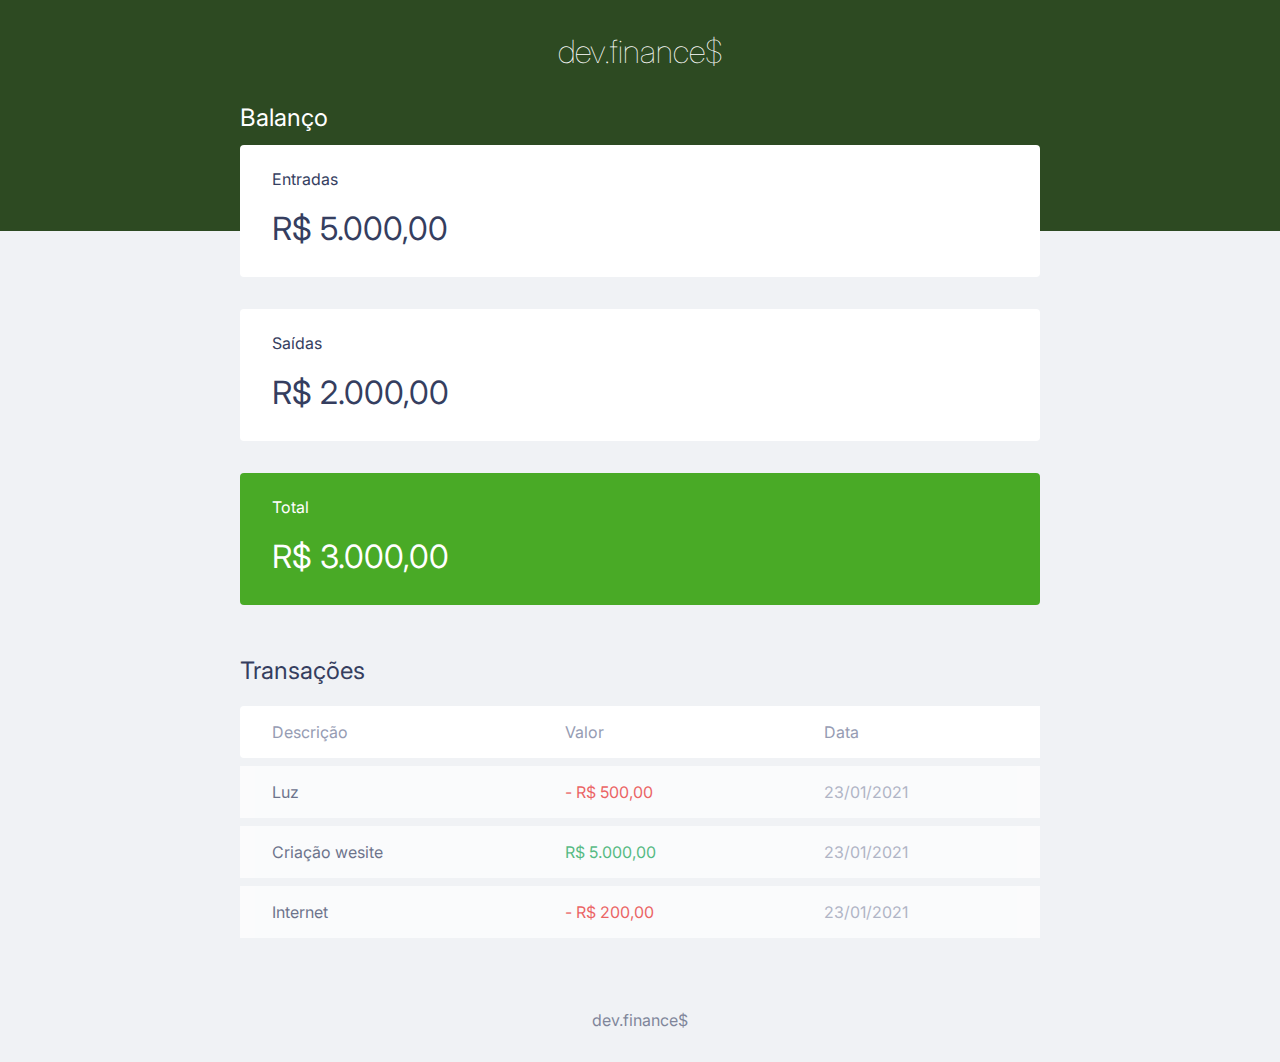
<file: a12/index.html>
<!DOCTYPE html>
<html lang="pt-br">

<head>
    <meta charset="UTF-8">
    <meta name="viewport" content="width=device-width, initial-scale=1.0">
    <title>dev.finance$</title>

    <link rel="stylesheet" href="css/style.css">
    <link rel="preconnect" href="https://fonts.googleapis.com">
<link rel="preconnect" href="https://fonts.gstatic.com" crossorigin>
<link href="https://fonts.googleapis.com/css2?family=Inter:wght@100;400;600&display=swap" rel="stylesheet">
</head>

<body>
    <header>
        <h1 id="logo">dev.finance$</h1>
    </header>

    <main class="container">
        <section id="balance">
            <h2>Balanço</h2>

            <div class="card">
                <h3>Entradas</h3>
                <p>R$ 5.000,00</p>
            </div>
            <div class="card">
                <h3>Saídas</h3>
                <p>R$ 2.000,00</p>
            </div>
            <div class="card total">
                <h3>Total</h3>
                <p>R$ 3.000,00</p>
            </div>
        </section>

        <section id="transaction">
            <h2>Transações</h2>

            <table id="data-table">
                <thead>
                    <tr>
                        <th>Descrição</th>
                        <th>Valor</th>
                        <th>Data</th>
                    </tr>
                </thead>
                <tbody>
                    <tr>
                        <td class="description">Luz</td>
                        <td class="expense">- R$ 500,00</td>
                        <td class="date">23/01/2021</td>
                    </tr>
                    <tr>
                        <td class="description">Criação wesite</td>
                        <td class="income">R$ 5.000,00</td>
                        <td class="date">23/01/2021</td>
                    </tr>
                    <tr>
                        <td class="description">Internet</td>
                        <td class="expense">- R$ 200,00</td>
                        <td class="date">23/01/2021</td>
                    </tr>
                </tbody>
            </table>
        </section>

    </main>

    <footer>
        <p>dev.finance$</p>
    </footer>
</body>

</html>
</file>
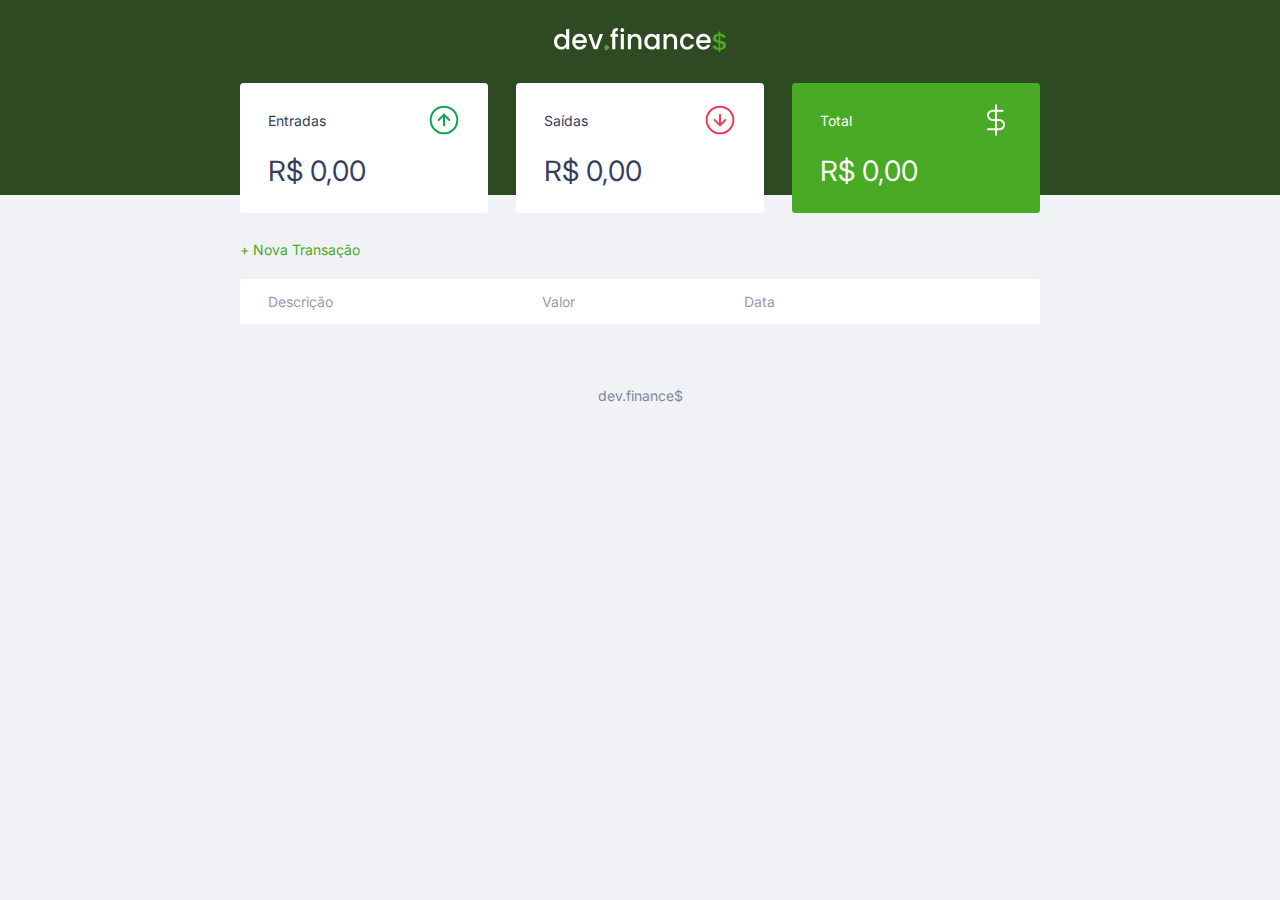
<file: a14/index.html>
<!DOCTYPE html>
<html lang="pt-br">

<head>
    <meta charset="UTF-8">
    <meta name="viewport" content="width=device-width, initial-scale=1.0">
    <title>dev.finance$</title>

    <link rel="stylesheet" href="css/style.css">
    <link rel="preconnect" href="https://fonts.googleapis.com">
    <link rel="preconnect" href="https://fonts.gstatic.com" crossorigin>
    <link href="https://fonts.googleapis.com/css2?family=Inter:wght@100;400;600&display=swap" rel="stylesheet">
</head>

<body>
    <header>
        <img src="assets/logo.svg" alt="Logo Dev Finance">
    </header>

    <main class="container">
        <section id="balance">
            <h2 class="sr-only">Balanço</h2>

            <div class="card">
                <h3>
                    <span>Entradas</span>
                    <img src="assets/income.svg" alt="Image de entradas">
                </h3>
                <p id="incomeDisplay">R$ 0,00</p>
            </div>
            <div class="card">
                <h3>
                    <span>Saídas</span>
                    <img src="assets/expense.svg" alt="Image de saídas">
                </h3>
                <p id="expenseDisplay">R$ 0,00</p>
            </div>
            <div class="card total">
                <h3>
                    <span>Total</span>
                    <img src="assets/total.svg" alt="Image de total">
                </h3>
                <p id="totalDisplay">R$ 0,00</p>
            </div>
        </section>

        <section id="transaction">
            <h2 class="sr-only">Transações</h2>

            <a href="#" onclick="Modal.open()" class="button new">+ Nova Transação</a>

            <table id="data-table">
                <thead>
                    <tr>
                        <th>Descrição</th>
                        <th>Valor</th>
                        <th>Data</th>
                        <th></th>
                    </tr>
                </thead>
                <tbody>
                    
                </tbody>
            </table>
        </section>

    </main>

    <div class="modal-overlay">
        <div class="modal">
            <div id="form">
                <h2>Nova Transação</h2>
                <form action="" onsubmit="Form.submit(event)">
                    <div class="input-group">
                        <label class="sr-only" for="description">Descrição</label>
                        <input type="text" id="description" name="description" placeholder="Descrição" autocomplete="off">
                    </div>
                    <div class="input-group">
                        <label class="sr-only" for="amount">Valor</label>
                        <input type="number" id="amount" name="amount" step="0.01" placeholder="0,00">
                        <small class="help">Use o sinal - (negativo) para despesas e , (vírgula) para casas decimais</small>
                    </div>
                    <div class="input-group">
                        <label class="sr-only" for="date">Data</label>
                        <input type="date" id="date" name="date">
                    </div>

                    <div class="input-group actions">
                        <a href="#" onclick="Modal.close()" class="button cancel">Cancelar</a>
                        <button>Salvar</button>
                    </div>
                </form>
            </div>
        </div>
    </div>

    <footer>
        <p>dev.finance$</p>
    </footer>

    <script src="script.js"></script>

</body>

</html>
</file>
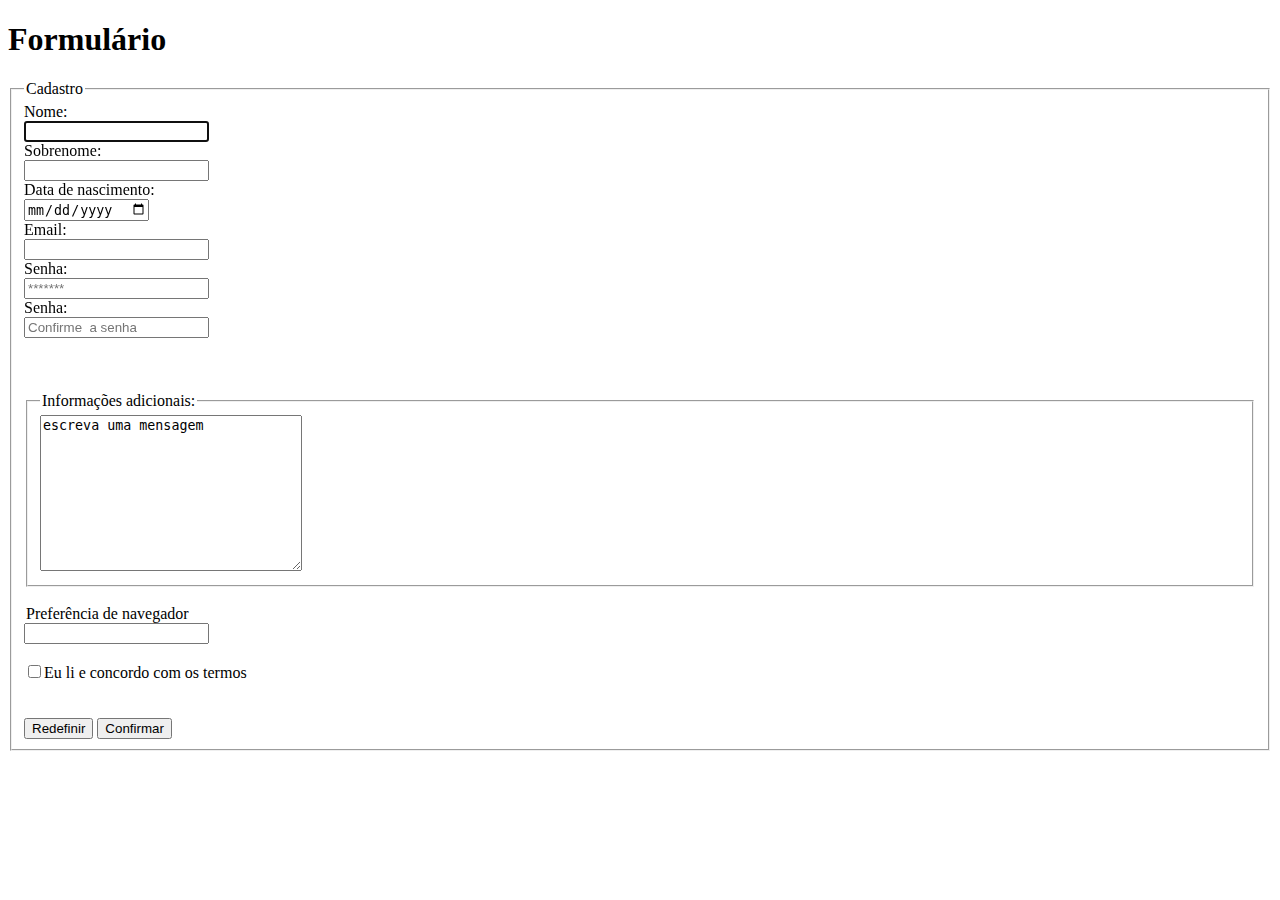
<file: a5/formulario.html>
<!DOCTYPE html>
<html lang="pt-br">

<head>
    <meta charset="UTF-8">
    <meta http-equiv="X-UA-Compatible" content="IE=edge">
    <meta name="viewport" content="width=device-width, initial-scale=1.0">
    <title>Formulario TAGS</title>
</head>

<body>
    <h1>Formulário</h1>
    <form>
        <fieldset>
            <legend>Cadastro</legend>
            <label for="fname">Nome:</label><br>
            <input type="text" id="fname" name="fname" autofocus required><br>
            <label for="sobrenome">Sobrenome:</label><br>
            <input type="text" id="sobrenome" name="sobrenome" required><br>
            <label for="nasc">Data de nascimento:</label><br>
            <input type="date" id="nasc" name="nasc"><br>
            <label for="email">Email:</label><br>
            <input type="email" id="email" name="email" required><br>
            <label for="senha">Senha:</label><br>
            <input type="password" name="" id="password" placeholder="*******" readonly><br> 
            <label for="senha">Senha:</label><br>
            <input type="password" placeholder="Confirme  a senha" id="confirme a senha">
        <br></br>
            
        </select>
        <br></br>
        <fieldset>
            <legend>Informações adicionais:</legend>
            <textarea name="message" rows="10" cols="30">escreva uma mensagem</textarea> <br>
        </fieldset>
        <br>
        <legend>Preferência de navegador</legend>
        <input list="navegadores">
        <datalist id="navegadores">
            <option value="Safari">
            <option value="Chrome">
            <option value="Firefox">  
        </datalist>
        <br></br>
            <input type="checkbox" name="termos" value="concordancia">Eu li e concordo com os termos</input>
            <br></br>

        <br>
        <input type="reset" value="Redefinir">
        <input type="submit" value="Confirmar">
        </fieldset>
        <br></br>
    </form>
</body>

</html>
</file>
<file: a12/css/style.css>
:root{
    --dark-blue: hsl(227, 28%, 29%);
}

*{
    margin: 0;
    padding: 0;
    box-sizing: border-box;
}

body{
    font-family: 'Inter', sans-serif;
    background: #f0f2f5;
}

.container{
    width: min(90vw, 800px);
    margin: auto;
}

/* TITLES */
h2{
    margin-top: 3.2rem;
    margin-bottom: 0.8rem;
    color: var(--dark-blue);
    font-weight: normal;
}

/* HEADER */
header{
    background: #2d4a22;
    padding: 2rem 0 10rem;
    text-align: center;
}

#logo{
    color: #fff;
    font-weight: 100;
}

/* BALANCE */
#balance{
    margin-top: -8rem;
}

#balance h2{
    margin-top: 0;
    color: #fff;
}

/* CARDS */
.card{
    background: #fff;
    padding: 1.5rem 2rem;
    border-radius: 0.25rem;

    margin-bottom: 2rem;

    color: var(--dark-blue);
}

.card h3{
    font-weight: normal;
    font-size: 1rem;
}

.card p{
    font-size: 2rem;
    line-height: 3rem;
    margin-top: 1rem;
}

.card.total{
    background: #49aa26;
    color: #fff;
}

/* TABLE */
#data-table{
    width: 100%;
    border-spacing: 0 0.5rem;
    color: #969cb3;
}

table thead tr th:first-child, table thead tr td:first-child{
    border-radius: 0.25rem 0 0 0.25rem;
}

table thead th{
    background: #fff;
    font-weight: normal;
    padding: 1rem 2rem;
    text-align: left;
}

table tbody tr{
    opacity: 0.7;
}

table tbody tr:hover{
    opacity: 1;
}

table tbody td{
    background: #fff;
    padding: 1rem 2rem;
}

td.description{
    color: var(--dark-blue);
}

td.income{
    color: #12a454;
}

td.expense{
    color: #e92929;
}

/* FOOTER */
footer{
    text-align: center;
    padding: 4rem 0 2rem;
    color: var(--dark-blue);
    opacity: 0.6;
}
</file>
<file: a14/css/style.css>
/* GLOBAL */
:root{
    --dark-blue: hsl(227, 28%, 29%);
    --green: #49aa26;
    --light-green: #3dd705;
    --red: #e92929;
}

*{
    margin: 0;
    padding: 0;
    box-sizing: border-box;
}

html{
    font-size: 93.75%;
}

body{
    font-family: 'Inter', sans-serif;
    background: #f0f2f5;
}

.sr-only{
    position: absolute;
    width: 1px;
    height: 1px;
    padding: 0;
    margin: -1px;
    overflow: hidden;
    clip: rect(0, 0, 0, 0);
    white-space: nowrap;
    border-width: 0;
}

.container{
    width: min(90vw, 800px);
    margin: auto;
}

/* TITLES */
h2{
    margin-top: 3.2rem;
    margin-bottom: 0.8rem;
    color: var(--dark-blue);
    font-weight: normal;
}

/* LINKS AND BUTTONS */
a{
    color: var(--green);
    text-decoration: none;
}

a:hover{
    color: var(--light-green);
}

button{
    width: 100%;
    height: 50px;
    border: none;
    color: #fff;
    background: var(--green);
    padding: 0;
    border-radius: 0.25rem;
    cursor: pointer;
}

button:hover{
    background: var(--light-green);
}

.button.new{
    display: inline-block;
    margin-bottom: 1rem;
}

.button.cancel{
    color: var(--red);
    border: 2px var(--red) solid;
    border-radius: 0.25rem;
    height: 50px;
    display: flex;
    align-items: center;
    justify-content: center;
    opacity: 0.6;
}

.button.cancel:hover{
    opacity: 1;
}

/* HEADER */
header{
    background: #2d4a22;
    padding: 2rem 0 10rem;
    text-align: center;
}

#logo{
    color: #fff;
    font-weight: 100;
}

/* BALANCE */
#balance{
    margin-top: -8rem;
}

#balance h2{
    margin-top: 0;
    color: #fff;
}

/* CARDS */
.card{
    background: #fff;
    padding: 1.5rem 2rem;
    border-radius: 0.25rem;

    margin-bottom: 2rem;

    color: var(--dark-blue);
}

.card h3{
    font-weight: normal;
    font-size: 1rem;
    display: flex;
    align-items: center;
    justify-content: space-between;
}

.card p{
    font-size: 2rem;
    line-height: 3rem;
    margin-top: 1rem;
}

.card.total{
    background: var(--green);
    color: #fff;
}

/* TABLE */
#transaction{
    display: block;
    width: 100%;
    overflow-x: auto;
}

#data-table{
    width: 100%;
    border-spacing: 0 0.5rem;
    color: #969cb3;
}

table thead tr th:first-child, table thead tr td:first-child{
    border-radius: 0.25rem 0 0 0.25rem;
}

table thead tr th:last-child, table thead tr td:last-child{
    border-radius: 0 0.25rem 0.25rem 0;
}

table thead th{
    background: #fff;
    font-weight: normal;
    padding: 1rem 2rem;
    text-align: left;
}

table tbody tr{
    opacity: 0.7;
}

table tbody tr:hover{
    opacity: 1;
}

table tbody td{
    background: #fff;
    padding: 1rem 2rem;
}

td.description{
    color: var(--dark-blue);
}

td.income{
    color: #12a454;
}

td.expense{
    color: var(--red);
}

/* MODAL */
.modal-overlay{
    width: 100%;
    height: 100%;
    background-color: rgba(0, 0, 0, 0.6);
    position: fixed;
    top: 0;
    display: flex;
    align-items: center;
    justify-content: center;
    opacity: 0;
    visibility: hidden;
    z-index: 999;
}

.modal-overlay.active{
    opacity: 1;
    visibility: visible;
}

.modal{
    background: #f0f2f5;
    padding: 2.4rem;
    max-width: 500px;
    width: 90%;
    position: relative;
    z-index: 1;
}

/* FORM */
#form{
    max-width: 500px;
}

#form h2{
    margin-top: 0;
}

input{
    border: none;
    border-radius: 0.2rem;
    padding: 0.8rem;
    width: 100%;
}

.input-group{
    margin-top: 0.8rem;
}

.input-group small{
    opacity: 0.5;
}

.input-group.actions{
    display: flex;
    justify-content: space-between;
    align-items: center;
}

.input-group.actions .button, .input-group.actions button{
    width: 48%;
}

/* FOOTER */
footer{
    text-align: center;
    padding: 4rem 0 2rem;
    color: var(--dark-blue);
    opacity: 0.6;
}

/* RESPONSIVE */
@media (min-width: 800px){
    html{
        font-size: 87.5%;
    }

    #balance{
        display: grid;
        grid-template-columns: repeat(3, 1fr);
        gap: 2rem;
    }
}
</file>
